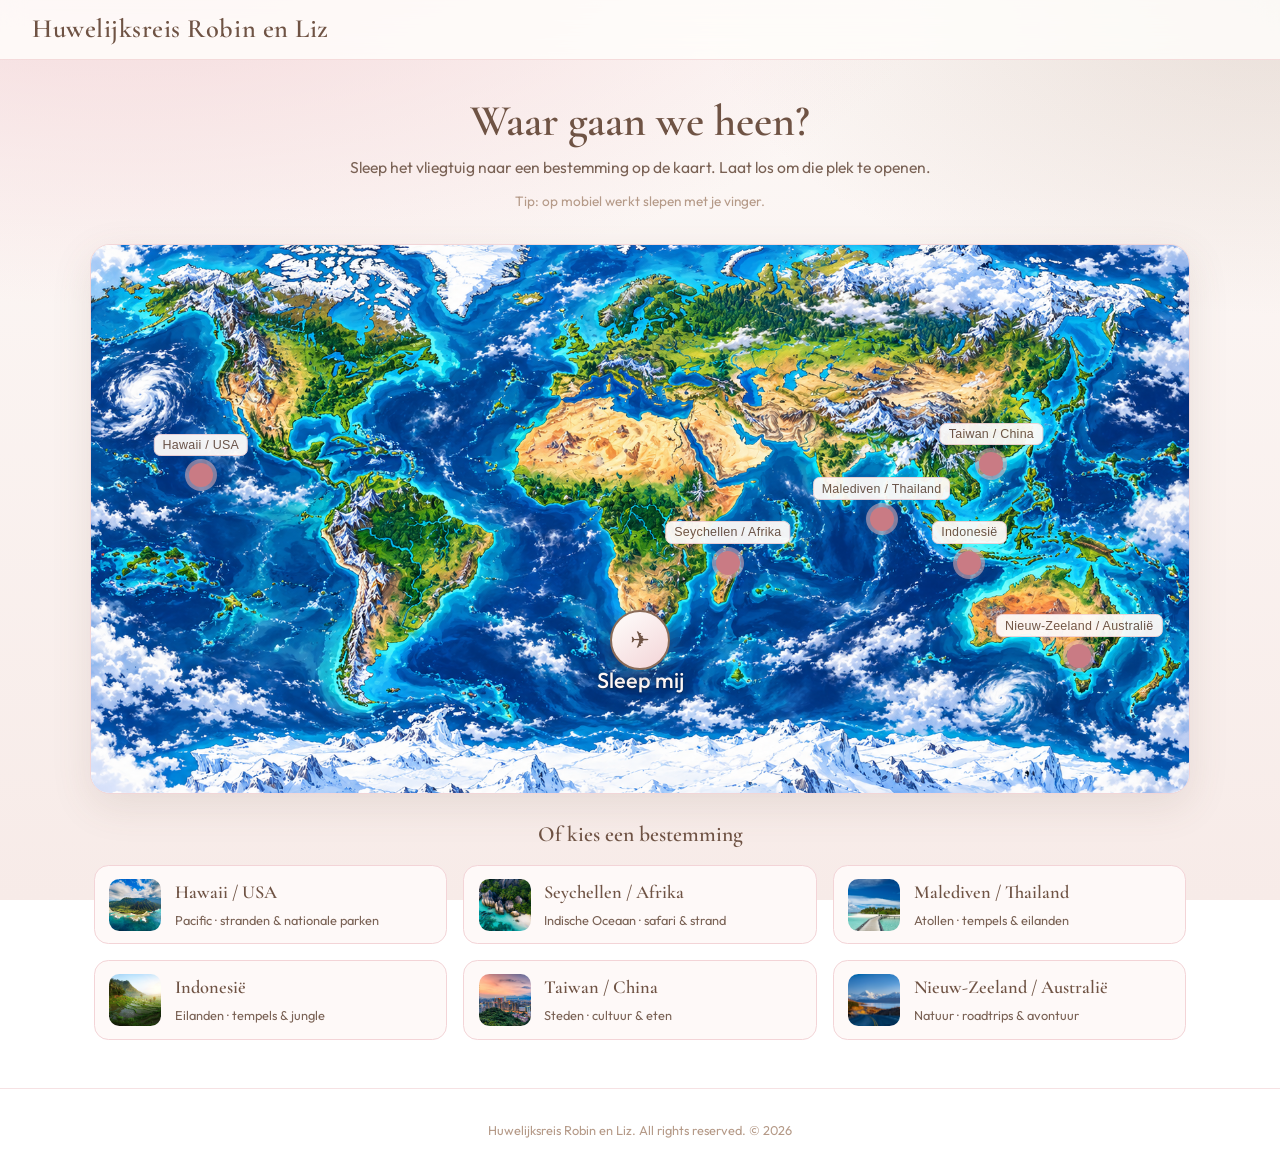
<file: index.html>
<!DOCTYPE html>
<html lang="nl">
  <head>
    <meta charset="UTF-8" />
    <meta name="viewport" content="width=device-width, initial-scale=1" />
    <meta
      name="description"
      content="Plan onze huwelijksreis: sleep het vliegtuig naar een bestemming op de wereldkaart."
    />
    <title>Huwelijksreis — Kies onze bestemming</title>
    <link rel="preconnect" href="https://fonts.googleapis.com" />
    <link rel="preconnect" href="https://fonts.gstatic.com" crossorigin />
    <link
      href="https://fonts.googleapis.com/css2?family=Cormorant+Garamond:ital,wght@0,500;0,600;1,500&family=Outfit:wght@400;500;600&display=swap"
      rel="stylesheet"
    />
    <link rel="stylesheet" href="css/style.css" />
  </head>
  <body>
    <header class="site-header">
      <a class="brand" href="index.html">Huwelijksreis Robin en Liz</a>
    </header>

    <main>
      <section class="intro">
        <h1>Waar gaan we heen?</h1>
        <p>
          Sleep het vliegtuig naar een bestemming op de kaart. Laat los om die
          plek te openen.
        </p>
        <p class="hint">Tip: op mobiel werkt slepen met je vinger.</p>
      </section>

      <section class="map-section" aria-label="Wereldkaart met bestemmingen">
        <div
          id="map-stage"
          class="map-stage"
          role="application"
          aria-label="Sleep het vliegtuig naar een bestemming"
        >
          <img class="map-image" src="assets/world_map.png" alt="Wereldkaart" />

          <button
            type="button"
            class="hotspot"
            style="left: 10%; top: 42%"
            data-href="bestemmingen/hawaii-usa.html"
            data-label="Hawaii / USA"
            aria-label="Ga naar Hawaii / USA"
          ></button>
          <button
            type="button"
            class="hotspot"
            style="left: 72%; top: 50%"
            data-href="bestemmingen/malediven-thailand.html"
            data-label="Malediven / Thailand"
            aria-label="Ga naar Malediven / Thailand"
          ></button>
          <button
            type="button"
            class="hotspot"
            style="left: 58%; top: 58%"
            data-href="bestemmingen/seychellen-afrika.html"
            data-label="Seychellen / Afrika"
            aria-label="Ga naar Seychellen / Afrika"
          ></button>
          <button
            type="button"
            class="hotspot"
            style="left: 82%; top: 40%"
            data-href="bestemmingen/taiwan-china.html"
            data-label="Taiwan / China"
            aria-label="Ga naar Taiwan / China"
          ></button>
          <button
            type="button"
            class="hotspot"
            style="left: 80%; top: 58%"
            data-href="bestemmingen/indonesie.html"
            data-label="Indonesië"
            aria-label="Ga naar Indonesië"
          ></button>
          <button
            type="button"
            class="hotspot"
            style="left: 90%; top: 75%"
            data-href="bestemmingen/nieuw-zeeland-australie.html"
            data-label="Nieuw-Zeeland / Australië"
            aria-label="Ga naar Nieuw-Zeeland / Australië"
          ></button>

          <div
            id="plane"
            class="plane"
            role="img"
            aria-label="Vliegtuig — sleep naar een bestemming"
            tabindex="0"
          >

            <div class="plane-placeholder" aria-hidden="true">✈</div>
          </div>
          <p class="plane-home-hint" aria-hidden="true">Sleep mij</p>
        </div>

        <div class="destinations-list">
          <h2>Of kies een bestemming</h2>
          <ul class="dest-grid">
            <li>
              <a class="dest-link" href="bestemmingen/hawaii-usa.html">
                <img
                  class="dest-thumb"
                  src="assets/hawaii.png"
                  alt=""
                  width="52"
                  height="52"
                />
                <div>
                  <strong>Hawaii / USA</strong>
                  <span>Pacific · stranden &amp; nationale parken</span>
                </div>
              </a>
            </li>
            <li>
              <a class="dest-link" href="bestemmingen/seychellen-afrika.html">
                <img
                  class="dest-thumb"
                  src="assets/seychellen.png"
                  alt=""
                  width="52"
                  height="52"
                />
                <div>
                  <strong>Seychellen / Afrika</strong>
                  <span>Indische Oceaan · safari &amp; strand</span>
                </div>
              </a>
            </li>
            <li>
              <a class="dest-link" href="bestemmingen/malediven-thailand.html">
                <img
                  class="dest-thumb"
                  src="assets/malediven.png"
                  alt=""
                  width="52"
                  height="52"
                />
                <div>
                  <strong>Malediven / Thailand</strong>
                  <span>Atollen · tempels &amp; eilanden</span>
                </div>
              </a>
            </li>
            <li>
              <a class="dest-link" href="bestemmingen/indonesie.html">
                <img
                  class="dest-thumb"
                  src="assets/indonesie.png"
                  alt=""
                  width="52"
                  height="52"
                />
                <div>
                  <strong>Indonesië</strong>
                  <span>Eilanden · tempels &amp; jungle</span>
                </div>
              </a>
            </li>
            <li>
              <a class="dest-link" href="bestemmingen/taiwan-china.html">
                <img
                  class="dest-thumb"
                  src="assets/taiwan.png"
                  alt=""
                  width="52"
                  height="52"
                />
                <div>
                  <strong>Taiwan / China</strong>
                  <span>Steden · cultuur &amp; eten</span>
                </div>
              </a>
            </li>
            <li>
              <a
                class="dest-link"
                href="bestemmingen/nieuw-zeeland-australie.html"
              >
                <img
                  class="dest-thumb"
                  src="assets/nieuw_zeeland.png"
                  alt=""
                  width="52"
                  height="52"
                />
                <div>
                  <strong>Nieuw-Zeeland / Australië</strong>
                  <span>Natuur · roadtrips &amp; avontuur</span>
                </div>
              </a>
            </li>
          </ul>
        </div>
      </section>
    </main>

    <footer class="site-footer">
      <p>Huwelijksreis Robin en Liz. All rights reserved. © 2026</p>
    </footer>

    <script src="js/map.js" defer></script>
  </body>
</html>
</file>
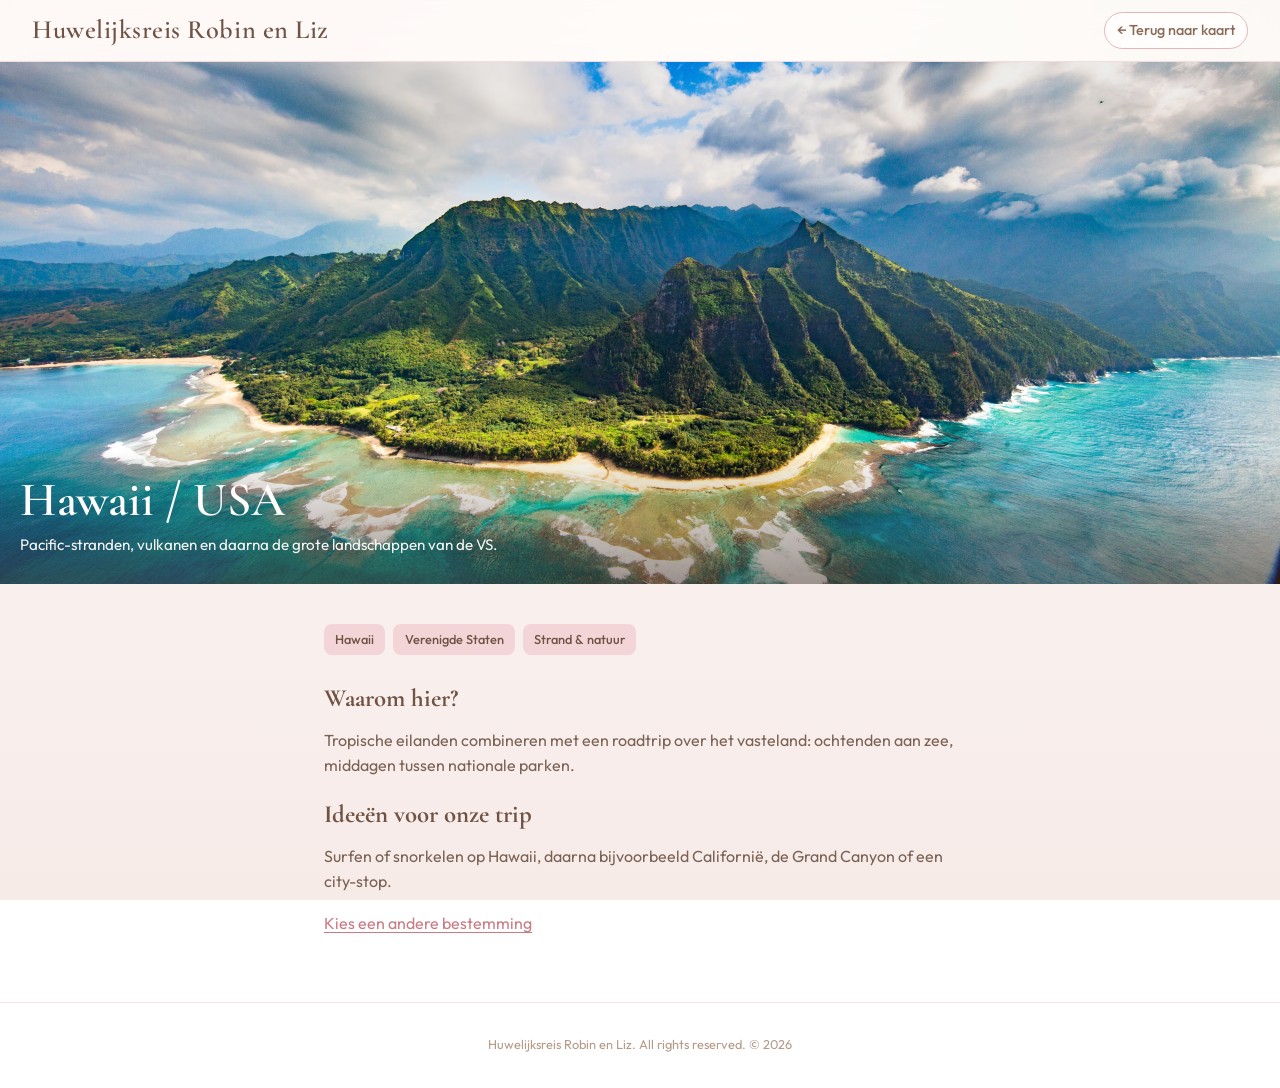
<file: bestemmingen/hawaii-usa.html>
<!DOCTYPE html>
<html lang="nl">
  <head>
    <meta charset="UTF-8" />
    <meta name="viewport" content="width=device-width, initial-scale=1" />
    <title>Hawaii / USA — Huwelijksreis Robin en Liz</title>
    <link rel="preconnect" href="https://fonts.googleapis.com" />
    <link rel="preconnect" href="https://fonts.gstatic.com" crossorigin />
    <link
      href="https://fonts.googleapis.com/css2?family=Cormorant+Garamond:ital,wght@0,500;0,600;1,500&family=Outfit:wght@400;500;600&display=swap"
      rel="stylesheet"
    />
    <link rel="stylesheet" href="../css/style.css" />
  </head>
  <body>
    <header class="site-header">
      <a class="brand" href="../index.html">Huwelijksreis Robin en Liz</a>
      <a class="nav-back" href="../index.html">← Terug naar kaart</a>
    </header>

    <main>
      <section class="dest-hero" aria-label="Hawaii / USA">
        <img
          class="dest-hero-media"
          src="../assets/hawaii.png"
          alt="Hawaii / USA"
        />
        <div class="dest-hero-overlay">
          <h1>Hawaii / USA</h1>
          <p>Pacific-stranden, vulkanen en daarna de grote landschappen van de VS.</p>
        </div>
      </section>

      <article class="dest-content">
        <ul class="dest-meta">
          <li>Hawaii</li>
          <li>Verenigde Staten</li>
          <li>Strand &amp; natuur</li>
        </ul>
        <h2>Waarom hier?</h2>
        <p>
          Tropische eilanden combineren met een roadtrip over het vasteland:
          ochtenden aan zee, middagen tussen nationale parken.
        </p>
        <h2>Ideeën voor onze trip</h2>
        <p>
          Surfen of snorkelen op Hawaii, daarna bijvoorbeeld Californië, de
          Grand Canyon of een city-stop.
        </p>
        <p><a href="../index.html">Kies een andere bestemming</a></p>
      </article>
    </main>

    <footer class="site-footer">
      <p>Huwelijksreis Robin en Liz. All rights reserved. © 2026</p>
    </footer>
  </body>
</html>
</file>
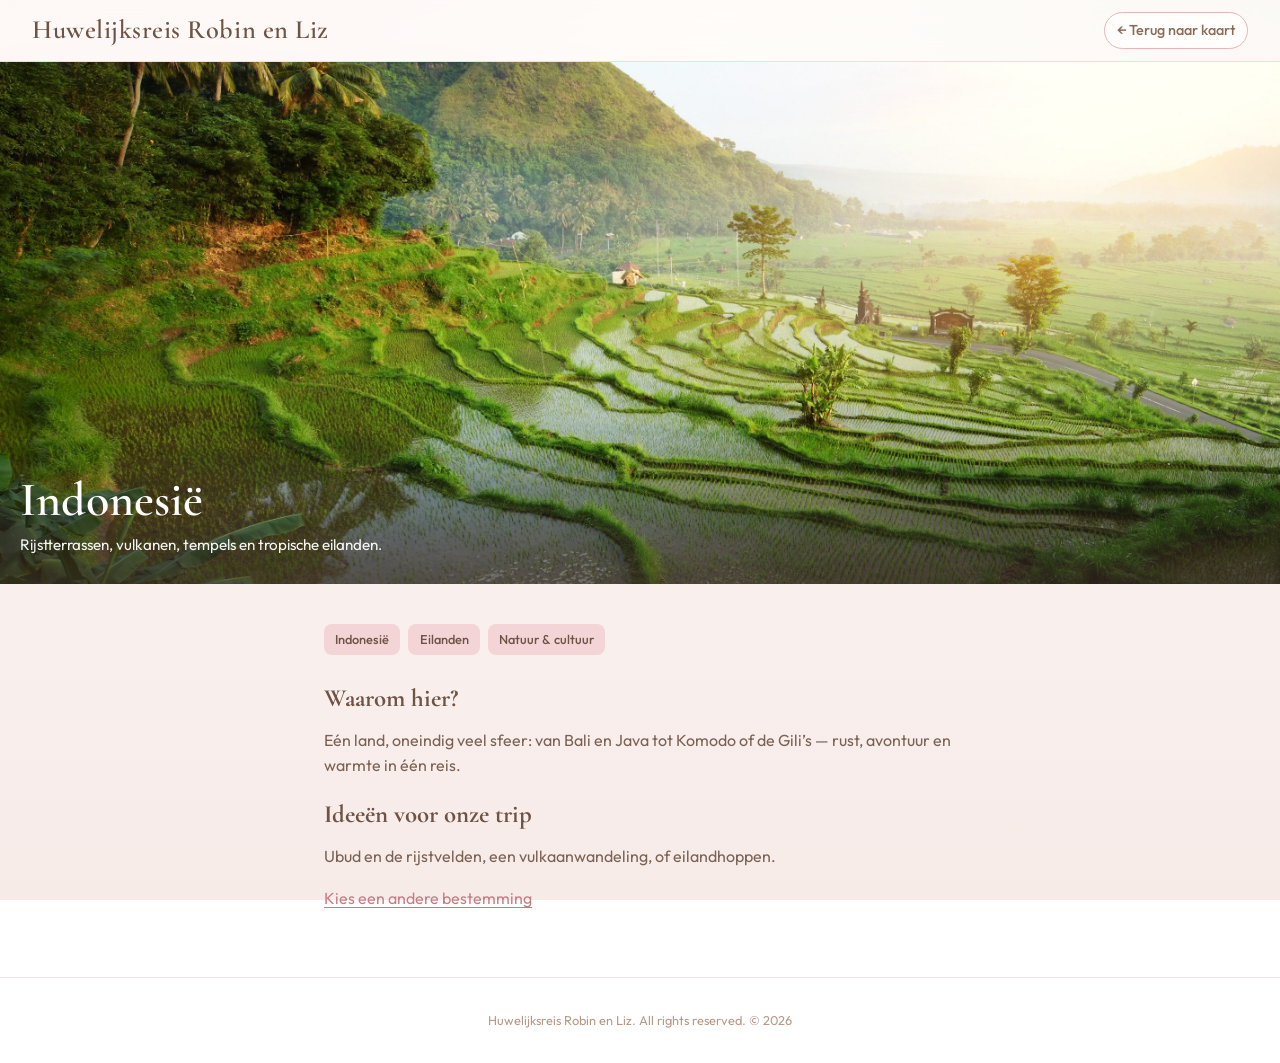
<file: bestemmingen/indonesie.html>
<!DOCTYPE html>
<html lang="nl">
  <head>
    <meta charset="UTF-8" />
    <meta name="viewport" content="width=device-width, initial-scale=1" />
    <title>Indonesië — Huwelijksreis Robin en Liz</title>
    <link rel="preconnect" href="https://fonts.googleapis.com" />
    <link rel="preconnect" href="https://fonts.gstatic.com" crossorigin />
    <link
      href="https://fonts.googleapis.com/css2?family=Cormorant+Garamond:ital,wght@0,500;0,600;1,500&family=Outfit:wght@400;500;600&display=swap"
      rel="stylesheet"
    />
    <link rel="stylesheet" href="../css/style.css" />
  </head>
  <body>
    <header class="site-header">
      <a class="brand" href="../index.html">Huwelijksreis Robin en Liz</a>
      <a class="nav-back" href="../index.html">← Terug naar kaart</a>
    </header>

    <main>
      <section class="dest-hero" aria-label="Indonesië">
        <img
          class="dest-hero-media"
          src="../assets/indonesie.png"
          alt="Indonesië"
        />
        <div class="dest-hero-overlay">
          <h1>Indonesië</h1>
          <p>Rijstterrassen, vulkanen, tempels en tropische eilanden.</p>
        </div>
      </section>

      <article class="dest-content">
        <ul class="dest-meta">
          <li>Indonesië</li>
          <li>Eilanden</li>
          <li>Natuur &amp; cultuur</li>
        </ul>
        <h2>Waarom hier?</h2>
        <p>
          Eén land, oneindig veel sfeer: van Bali en Java tot Komodo of de
          Gili’s — rust, avontuur en warmte in één reis.
        </p>
        <h2>Ideeën voor onze trip</h2>
        <p>
          Ubud en de rijstvelden, een vulkaanwandeling, of eilandhoppen.
        </p>
        <p><a href="../index.html">Kies een andere bestemming</a></p>
      </article>
    </main>

    <footer class="site-footer">
      <p>Huwelijksreis Robin en Liz. All rights reserved. © 2026</p>
    </footer>
  </body>
</html>
</file>
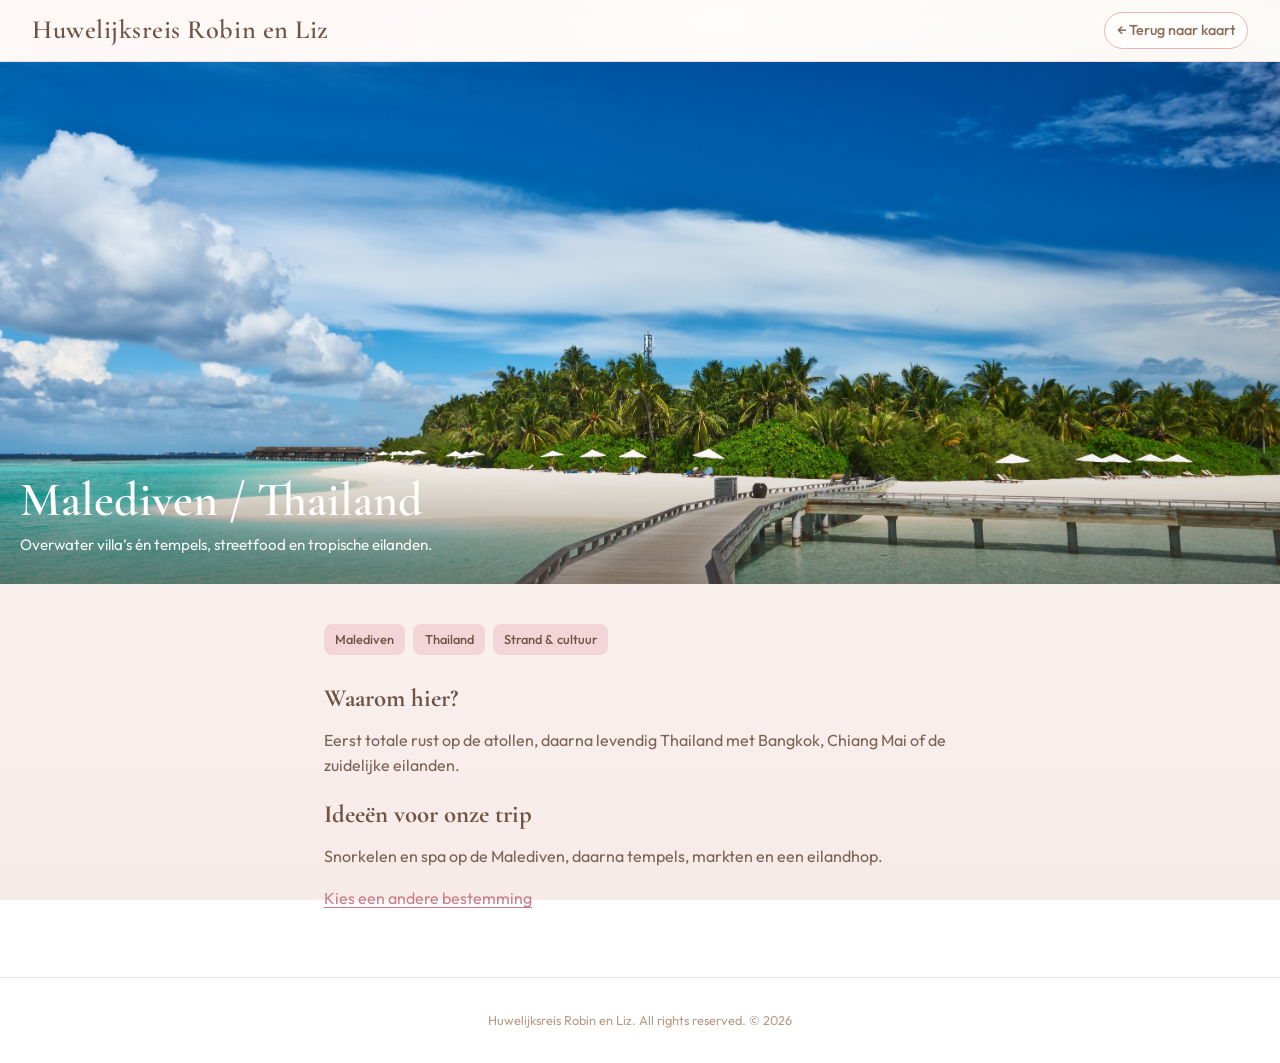
<file: bestemmingen/malediven-thailand.html>
<!DOCTYPE html>
<html lang="nl">
  <head>
    <meta charset="UTF-8" />
    <meta name="viewport" content="width=device-width, initial-scale=1" />
    <title>Malediven / Thailand — Huwelijksreis Robin en Liz</title>
    <link rel="preconnect" href="https://fonts.googleapis.com" />
    <link rel="preconnect" href="https://fonts.gstatic.com" crossorigin />
    <link
      href="https://fonts.googleapis.com/css2?family=Cormorant+Garamond:ital,wght@0,500;0,600;1,500&family=Outfit:wght@400;500;600&display=swap"
      rel="stylesheet"
    />
    <link rel="stylesheet" href="../css/style.css" />
  </head>
  <body>
    <header class="site-header">
      <a class="brand" href="../index.html">Huwelijksreis Robin en Liz</a>
      <a class="nav-back" href="../index.html">← Terug naar kaart</a>
    </header>

    <main>
      <section class="dest-hero" aria-label="Malediven / Thailand">
        <img
          class="dest-hero-media"
          src="../assets/malediven.png"
          alt="Malediven / Thailand"
        />
        <div class="dest-hero-overlay">
          <h1>Malediven / Thailand</h1>
          <p>Overwater villa’s én tempels, streetfood en tropische eilanden.</p>
        </div>
      </section>

      <article class="dest-content">
        <ul class="dest-meta">
          <li>Malediven</li>
          <li>Thailand</li>
          <li>Strand &amp; cultuur</li>
        </ul>
        <h2>Waarom hier?</h2>
        <p>
          Eerst totale rust op de atollen, daarna levendig Thailand met Bangkok,
          Chiang Mai of de zuidelijke eilanden.
        </p>
        <h2>Ideeën voor onze trip</h2>
        <p>
          Snorkelen en spa op de Malediven, daarna tempels, markten en een
          eilandhop.
        </p>
        <p><a href="../index.html">Kies een andere bestemming</a></p>
      </article>
    </main>

    <footer class="site-footer">
      <p>Huwelijksreis Robin en Liz. All rights reserved. © 2026</p>
    </footer>
  </body>
</html>
</file>
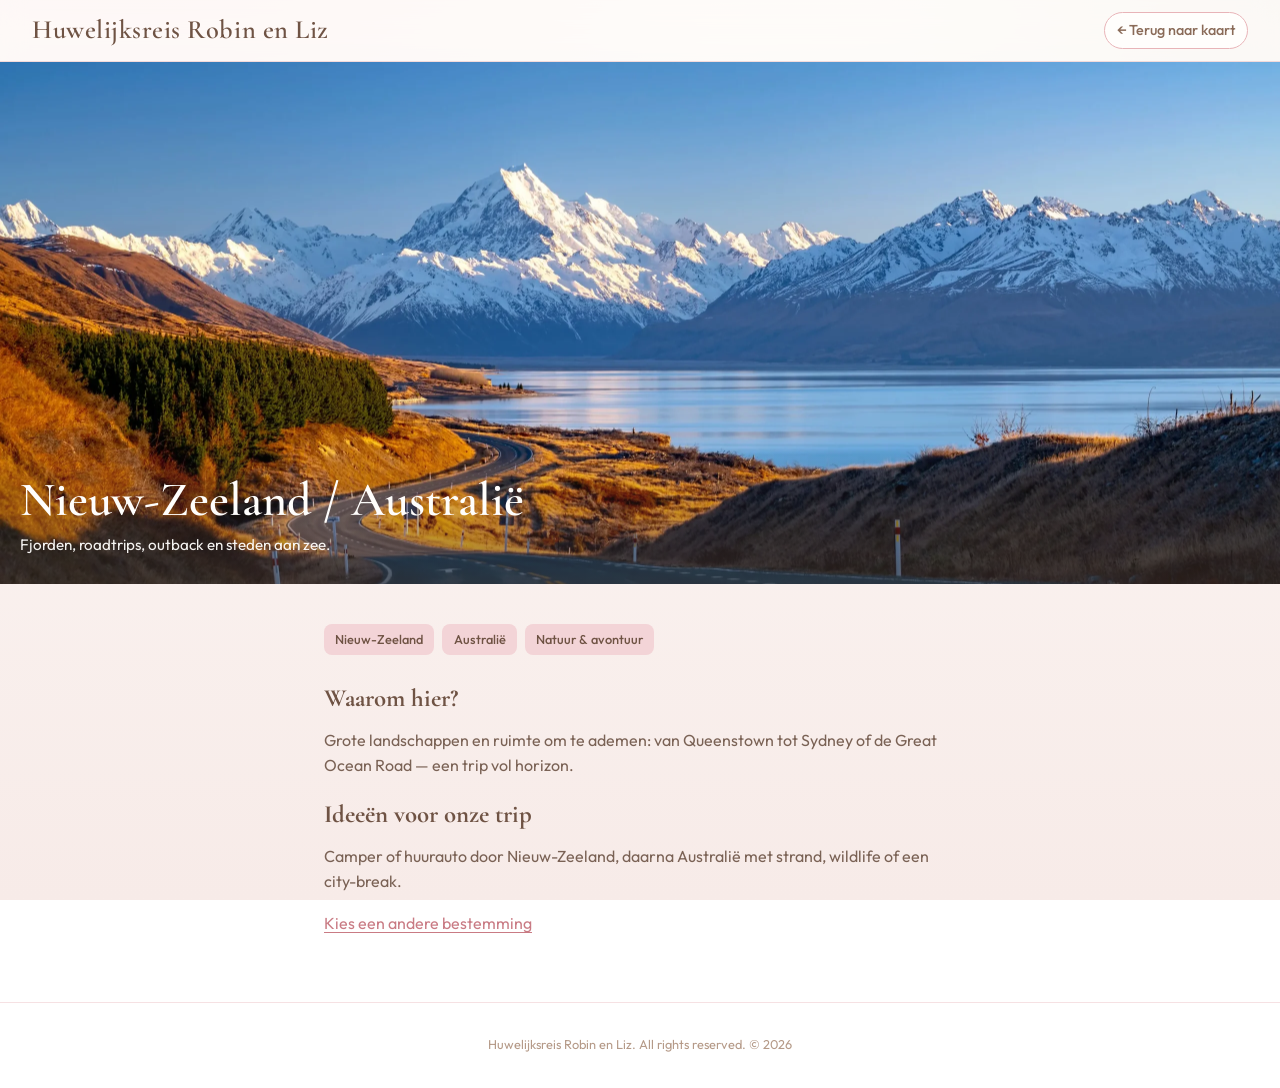
<file: bestemmingen/nieuw-zeeland-australie.html>
<!DOCTYPE html>
<html lang="nl">
  <head>
    <meta charset="UTF-8" />
    <meta name="viewport" content="width=device-width, initial-scale=1" />
    <title>Nieuw-Zeeland / Australië — Huwelijksreis Robin en Liz</title>
    <link rel="preconnect" href="https://fonts.googleapis.com" />
    <link rel="preconnect" href="https://fonts.gstatic.com" crossorigin />
    <link
      href="https://fonts.googleapis.com/css2?family=Cormorant+Garamond:ital,wght@0,500;0,600;1,500&family=Outfit:wght@400;500;600&display=swap"
      rel="stylesheet"
    />
    <link rel="stylesheet" href="../css/style.css" />
  </head>
  <body>
    <header class="site-header">
      <a class="brand" href="../index.html">Huwelijksreis Robin en Liz</a>
      <a class="nav-back" href="../index.html">← Terug naar kaart</a>
    </header>

    <main>
      <section class="dest-hero" aria-label="Nieuw-Zeeland / Australië">
        <img
          class="dest-hero-media"
          src="../assets/nieuw_zeeland.png"
          alt="Nieuw-Zeeland / Australië"
        />
        <div class="dest-hero-overlay">
          <h1>Nieuw-Zeeland / Australië</h1>
          <p>Fjorden, roadtrips, outback en steden aan zee.</p>
        </div>
      </section>

      <article class="dest-content">
        <ul class="dest-meta">
          <li>Nieuw-Zeeland</li>
          <li>Australië</li>
          <li>Natuur &amp; avontuur</li>
        </ul>
        <h2>Waarom hier?</h2>
        <p>
          Grote landschappen en ruimte om te ademen: van Queenstown tot Sydney
          of de Great Ocean Road — een trip vol horizon.
        </p>
        <h2>Ideeën voor onze trip</h2>
        <p>
          Camper of huurauto door Nieuw-Zeeland, daarna Australië met strand,
          wildlife of een city-break.
        </p>
        <p><a href="../index.html">Kies een andere bestemming</a></p>
      </article>
    </main>

    <footer class="site-footer">
      <p>Huwelijksreis Robin en Liz. All rights reserved. © 2026</p>
    </footer>
  </body>
</html>
</file>
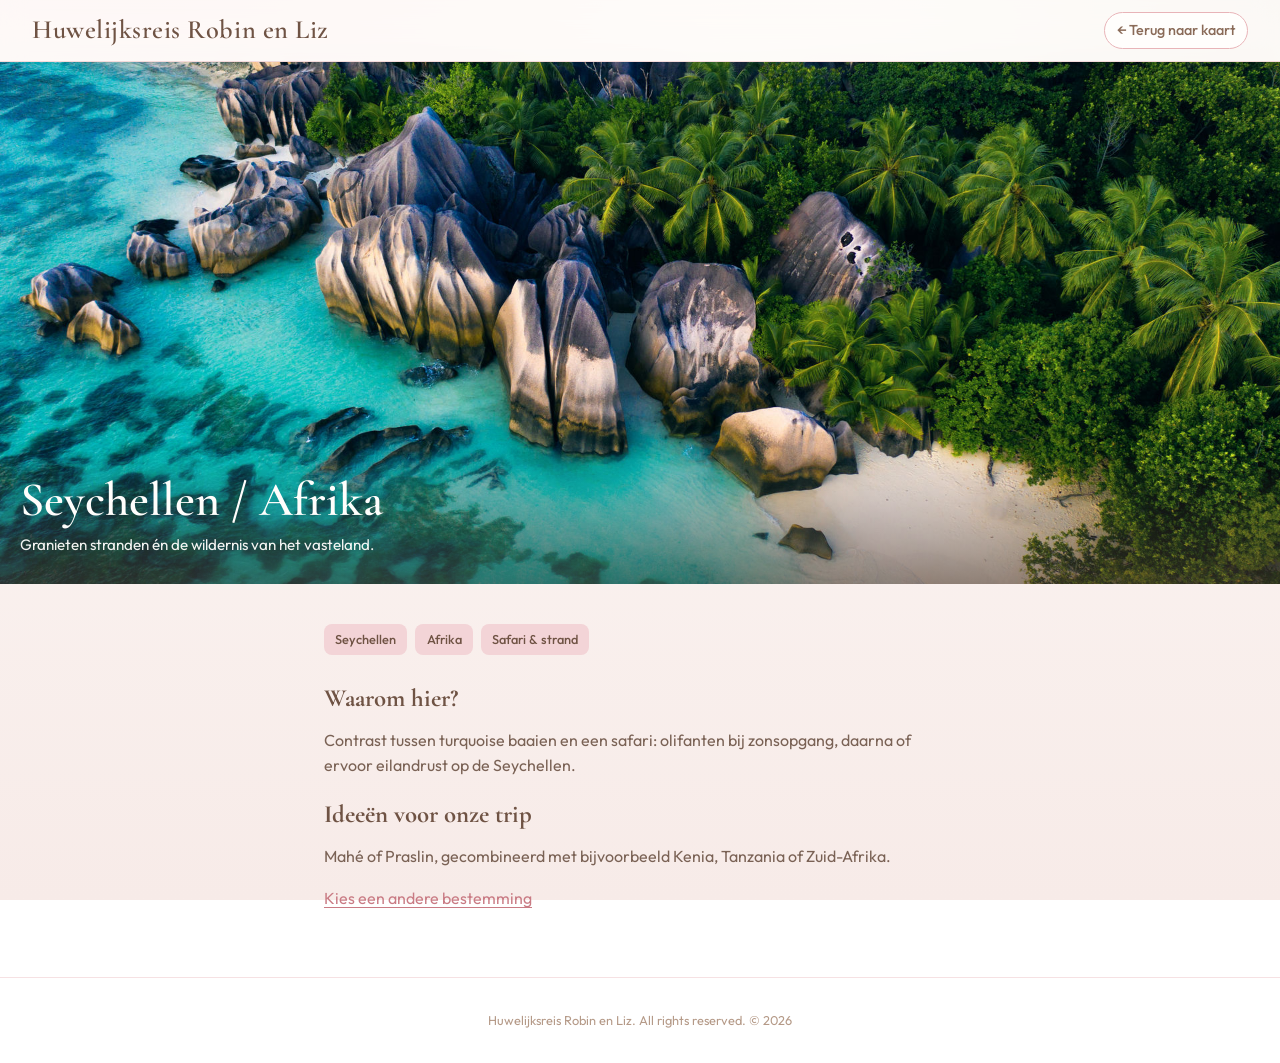
<file: bestemmingen/seychellen-afrika.html>
<!DOCTYPE html>
<html lang="nl">
  <head>
    <meta charset="UTF-8" />
    <meta name="viewport" content="width=device-width, initial-scale=1" />
    <title>Seychellen / Afrika — Huwelijksreis Robin en Liz</title>
    <link rel="preconnect" href="https://fonts.googleapis.com" />
    <link rel="preconnect" href="https://fonts.gstatic.com" crossorigin />
    <link
      href="https://fonts.googleapis.com/css2?family=Cormorant+Garamond:ital,wght@0,500;0,600;1,500&family=Outfit:wght@400;500;600&display=swap"
      rel="stylesheet"
    />
    <link rel="stylesheet" href="../css/style.css" />
  </head>
  <body>
    <header class="site-header">
      <a class="brand" href="../index.html">Huwelijksreis Robin en Liz</a>
      <a class="nav-back" href="../index.html">← Terug naar kaart</a>
    </header>

    <main>
      <section class="dest-hero" aria-label="Seychellen / Afrika">
        <img
          class="dest-hero-media"
          src="../assets/seychellen.png"
          alt="Seychellen / Afrika"
        />
        <div class="dest-hero-overlay">
          <h1>Seychellen / Afrika</h1>
          <p>Granieten stranden én de wildernis van het vasteland.</p>
        </div>
      </section>

      <article class="dest-content">
        <ul class="dest-meta">
          <li>Seychellen</li>
          <li>Afrika</li>
          <li>Safari &amp; strand</li>
        </ul>
        <h2>Waarom hier?</h2>
        <p>
          Contrast tussen turquoise baaien en een safari: olifanten bij
          zonsopgang, daarna of ervoor eilandrust op de Seychellen.
        </p>
        <h2>Ideeën voor onze trip</h2>
        <p>
          Mahé of Praslin, gecombineerd met bijvoorbeeld Kenia, Tanzania of
          Zuid-Afrika.
        </p>
        <p><a href="../index.html">Kies een andere bestemming</a></p>
      </article>
    </main>

    <footer class="site-footer">
      <p>Huwelijksreis Robin en Liz. All rights reserved. © 2026</p>
    </footer>
  </body>
</html>
</file>
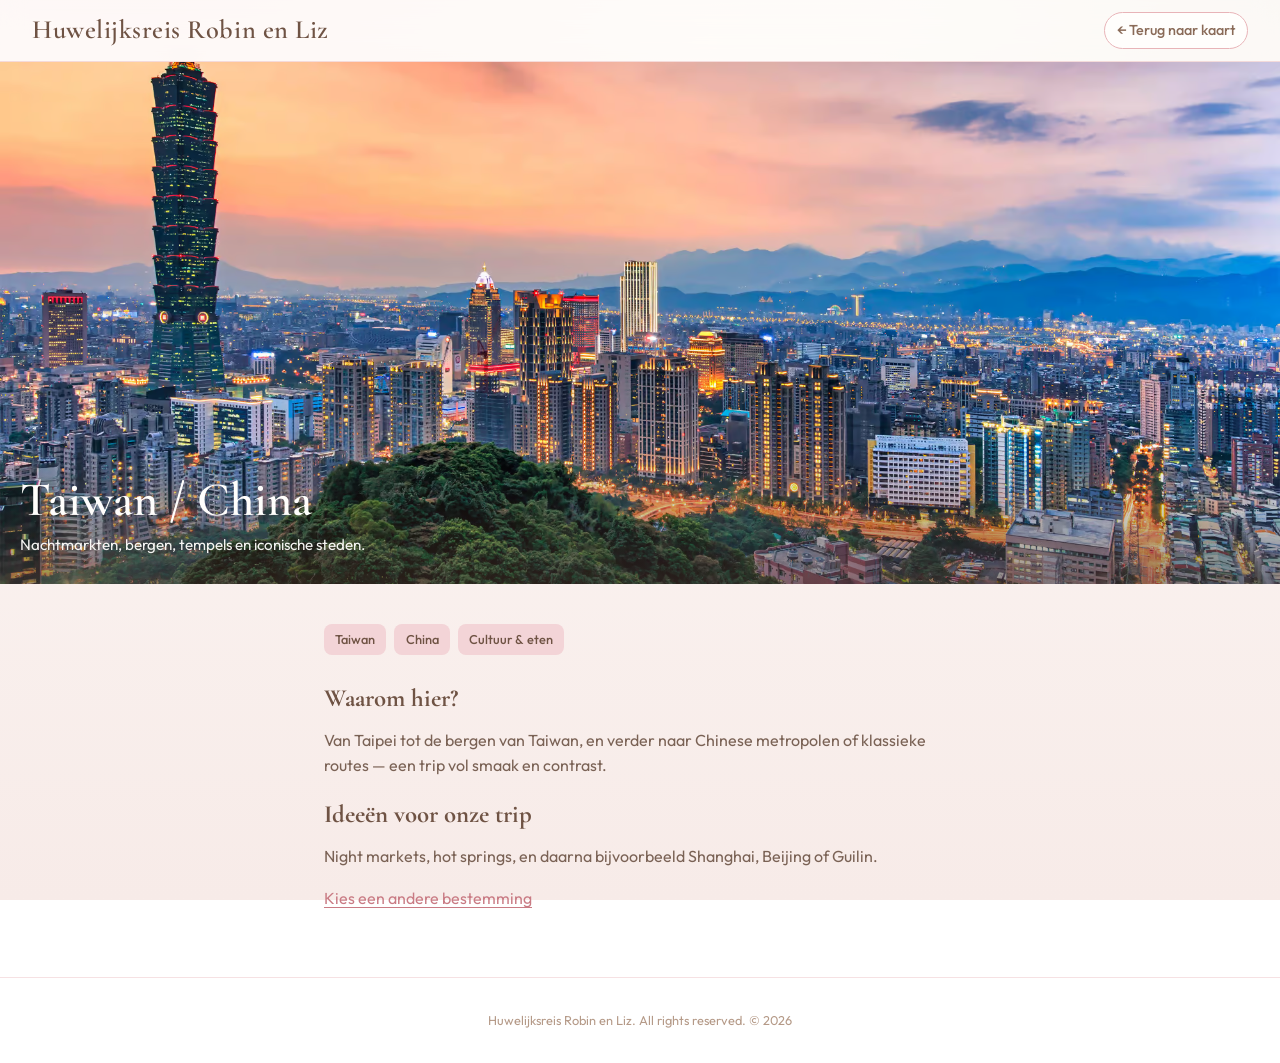
<file: bestemmingen/taiwan-china.html>
<!DOCTYPE html>
<html lang="nl">
  <head>
    <meta charset="UTF-8" />
    <meta name="viewport" content="width=device-width, initial-scale=1" />
    <title>Taiwan / China — Huwelijksreis Robin en Liz</title>
    <link rel="preconnect" href="https://fonts.googleapis.com" />
    <link rel="preconnect" href="https://fonts.gstatic.com" crossorigin />
    <link
      href="https://fonts.googleapis.com/css2?family=Cormorant+Garamond:ital,wght@0,500;0,600;1,500&family=Outfit:wght@400;500;600&display=swap"
      rel="stylesheet"
    />
    <link rel="stylesheet" href="../css/style.css" />
  </head>
  <body>
    <header class="site-header">
      <a class="brand" href="../index.html">Huwelijksreis Robin en Liz</a>
      <a class="nav-back" href="../index.html">← Terug naar kaart</a>
    </header>

    <main>
      <section class="dest-hero" aria-label="Taiwan / China">
        <img
          class="dest-hero-media"
          src="../assets/taiwan.png"
          alt="Taiwan / China"
        />
        <div class="dest-hero-overlay">
          <h1>Taiwan / China</h1>
          <p>Nachtmarkten, bergen, tempels en iconische steden.</p>
        </div>
      </section>

      <article class="dest-content">
        <ul class="dest-meta">
          <li>Taiwan</li>
          <li>China</li>
          <li>Cultuur &amp; eten</li>
        </ul>
        <h2>Waarom hier?</h2>
        <p>
          Van Taipei tot de bergen van Taiwan, en verder naar Chinese
          metropolen of klassieke routes — een trip vol smaak en contrast.
        </p>
        <h2>Ideeën voor onze trip</h2>
        <p>
          Night markets, hot springs, en daarna bijvoorbeeld Shanghai, Beijing
          of Guilin.
        </p>
        <p><a href="../index.html">Kies een andere bestemming</a></p>
      </article>
    </main>

    <footer class="site-footer">
      <p>Huwelijksreis Robin en Liz. All rights reserved. © 2026</p>
    </footer>
  </body>
</html>
</file>
<file: css/style.css>
/* Huwelijksreis — soft white, pink & brown · mobile-first */

:root {
  --bg: #fdf9f7;
  --bg-soft: #f7ebe8;
  --pink: #e8b4b8;
  --pink-deep: #c97b84;
  --pink-soft: #f3d4d7;
  --brown: #6f5344;
  --brown-mid: #8a6b58;
  --brown-soft: #b59a88;
  --white: #fffefc;
  --text: #4a372c;
  --text-muted: #7a6255;
  --shadow: 0 12px 40px rgba(111, 83, 68, 0.12);
  --radius: 1.25rem;
  --font-display: "Cormorant Garamond", Georgia, serif;
  --font-body: "Outfit", system-ui, sans-serif;
  --plane-size: 3.25rem;
  --hotspot-size: 1.35rem;
  --header-h: 3.75rem;
}

*,
*::before,
*::after {
  box-sizing: border-box;
}

html {
  scroll-behavior: smooth;
}

body {
  margin: 0;
  min-height: 100dvh;
  font-family: var(--font-body);
  font-weight: 400;
  color: var(--text);
  background:
    radial-gradient(ellipse 120% 80% at 10% -10%, var(--pink-soft) 0%, transparent 55%),
    radial-gradient(ellipse 90% 70% at 100% 0%, rgba(181, 154, 136, 0.28) 0%, transparent 50%),
    linear-gradient(180deg, var(--bg) 0%, var(--bg-soft) 100%);
  background-attachment: fixed;
  line-height: 1.55;
  -webkit-font-smoothing: antialiased;
}

img {
  max-width: 100%;
  height: auto;
  display: block;
}

a {
  color: var(--pink-deep);
  text-decoration-thickness: 1px;
  text-underline-offset: 0.2em;
}

a:hover {
  color: var(--brown);
}

/* —— Header —— */
.site-header {
  position: sticky;
  top: 0;
  z-index: 40;
  display: flex;
  align-items: center;
  justify-content: space-between;
  gap: 1rem;
  min-height: var(--header-h);
  padding: 0.75rem 1.25rem;
  background: color-mix(in srgb, var(--white) 82%, transparent);
  backdrop-filter: blur(12px);
  border-bottom: 1px solid color-mix(in srgb, var(--pink) 45%, transparent);
}

.brand {
  font-family: var(--font-display);
  font-size: clamp(1.05rem, 3.8vw, 1.65rem);
  font-weight: 600;
  letter-spacing: 0.02em;
  color: var(--brown);
  text-decoration: none;
  line-height: 1.2;
}

.nav-back {
  font-size: 0.9rem;
  font-weight: 500;
  color: var(--brown-mid);
  text-decoration: none;
  padding: 0.4rem 0.75rem;
  border-radius: 999px;
  border: 1px solid var(--pink);
  background: var(--white);
  transition: background 0.2s ease, color 0.2s ease;
}

.nav-back:hover {
  background: var(--pink-soft);
  color: var(--brown);
}

/* —— Hero / intro (compact on mobile) —— */
.intro {
  padding: 1.75rem 1.25rem 0.5rem;
  text-align: center;
  max-width: 36rem;
  margin: 0 auto;
}

.intro h1 {
  margin: 0 0 0.5rem;
  font-family: var(--font-display);
  font-size: clamp(1.85rem, 6.5vw, 2.75rem);
  font-weight: 600;
  line-height: 1.15;
  color: var(--brown);
}

.intro p {
  margin: 0;
  font-size: 0.98rem;
  color: var(--text-muted);
}

.intro .hint {
  margin-top: 0.75rem;
  font-size: 0.85rem;
  color: var(--brown-soft);
}

/* —— Map stage —— */
.map-section {
  padding: 1.25rem 1rem 2.5rem;
}

.map-stage {
  position: relative;
  width: 100%;
  max-width: 1100px;
  margin: 0 auto;
  aspect-ratio: 2 / 1;
  border-radius: var(--radius);
  overflow: hidden;
  background: var(--white);
  box-shadow: var(--shadow);
  border: 1px solid color-mix(in srgb, var(--pink) 55%, white);
  touch-action: none;
  user-select: none;
}

.map-image {
  width: 100%;
  height: 100%;
  object-fit: cover;
  pointer-events: none;
}

/* SVG / CSS placeholder map when no image yet */
.map-placeholder {
  width: 100%;
  height: 100%;
  display: grid;
  place-items: center;
  background:
    linear-gradient(135deg, #f0e4df 0%, #f8ecea 40%, #e8d5ce 100%);
  color: var(--brown-soft);
  font-family: var(--font-display);
  font-size: clamp(1.1rem, 3vw, 1.6rem);
  letter-spacing: 0.04em;
  pointer-events: none;
}

.map-placeholder small {
  display: block;
  margin-top: 0.35rem;
  font-family: var(--font-body);
  font-size: 0.75rem;
  letter-spacing: 0;
  opacity: 0.85;
}

/* Destination hotspots */
.hotspot {
  position: absolute;
  width: var(--hotspot-size);
  height: var(--hotspot-size);
  margin: calc(var(--hotspot-size) / -2) 0 0 calc(var(--hotspot-size) / -2);
  border: none;
  border-radius: 50%;
  padding: 0;
  cursor: pointer;
  background: var(--pink-deep);
  box-shadow:
    0 0 0 4px color-mix(in srgb, var(--pink) 55%, transparent),
    0 2px 8px rgba(111, 83, 68, 0.25);
  transform: translate(0, 0);
  transition: transform 0.2s ease, box-shadow 0.2s ease;
  z-index: 2;
}

.hotspot::after {
  content: attr(data-label);
  position: absolute;
  left: 50%;
  bottom: calc(100% + 0.45rem);
  transform: translateX(-50%);
  white-space: nowrap;
  font-size: 0.7rem;
  font-weight: 500;
  letter-spacing: 0.02em;
  color: var(--brown);
  background: color-mix(in srgb, var(--white) 92%, var(--pink-soft));
  padding: 0.2rem 0.5rem;
  border-radius: 0.4rem;
  border: 1px solid var(--pink-soft);
  pointer-events: none;
  opacity: 0.95;
}

.hotspot:hover,
.hotspot:focus-visible,
.hotspot.is-near {
  transform: scale(1.25);
  box-shadow:
    0 0 0 6px color-mix(in srgb, var(--pink) 70%, transparent),
    0 4px 14px rgba(111, 83, 68, 0.3);
  outline: none;
}

.hotspot.is-near::after {
  background: var(--pink-soft);
}

/* Plane */
.plane {
  position: absolute;
  width: var(--plane-size);
  height: var(--plane-size);
  left: 50%;
  top: 72%;
  margin: calc(var(--plane-size) / -2) 0 0 calc(var(--plane-size) / -2);
  z-index: 5;
  cursor: grab;
  touch-action: none;
  filter: drop-shadow(0 6px 10px rgba(111, 83, 68, 0.28));
  transition: filter 0.2s ease;
}

.plane:active,
.plane.is-dragging {
  cursor: grabbing;
  filter: drop-shadow(0 10px 16px rgba(111, 83, 68, 0.38));
  z-index: 6;
}

.plane img,
.plane-placeholder {
  width: 100%;
  height: 100%;
  object-fit: contain;
  pointer-events: none;
}

.plane-placeholder {
  display: grid;
  place-items: center;
  border-radius: 50%;
  background: linear-gradient(145deg, var(--white), var(--pink-soft));
  border: 2px solid var(--brown-mid);
  color: var(--brown);
  font-size: 1.45rem;
  line-height: 1;
}

.plane-home-hint {
  position: absolute;
  left: 50%;
  top: calc(72% + var(--plane-size) * 0.05);
  transform: translateX(-50%);
  font-size: clamp(1rem, 3.2vw, 1.35rem);
  font-weight: 500;
  color: #fff8f6;
  text-shadow:
    0 1px 2px rgba(15, 30, 60, 0.85),
    0 0 10px rgba(15, 30, 60, 0.55);
  pointer-events: none;
  z-index: 1;
  white-space: nowrap;
}

/* Legend / destination list under map (touch-friendly fallback) */
.destinations-list {
  max-width: 1100px;
  margin: 1.5rem auto 0;
  padding: 0 0.25rem;
}

.destinations-list h2 {
  margin: 0 0 0.85rem;
  font-family: var(--font-display);
  font-size: 1.35rem;
  font-weight: 600;
  color: var(--brown);
  text-align: center;
}

.dest-grid {
  display: grid;
  grid-template-columns: 1fr;
  gap: 0.75rem;
  list-style: none;
  margin: 0;
  padding: 0;
}

.dest-link {
  display: flex;
  align-items: center;
  gap: 0.85rem;
  padding: 0.75rem 0.9rem;
  background: color-mix(in srgb, var(--white) 88%, var(--pink-soft));
  border: 1px solid var(--pink-soft);
  border-radius: 0.9rem;
  text-decoration: none;
  color: inherit;
  transition: border-color 0.2s ease, background 0.2s ease, transform 0.2s ease;
}

.dest-link:hover {
  border-color: var(--pink);
  background: var(--white);
  transform: translateY(-1px);
}

.dest-thumb {
  flex-shrink: 0;
  width: 3.25rem;
  height: 3.25rem;
  border-radius: 0.65rem;
  object-fit: cover;
  background: var(--bg-soft);
}

.dest-thumb-placeholder {
  display: grid;
  place-items: center;
  font-size: 0.65rem;
  text-align: center;
  color: var(--brown-soft);
  border: 1px dashed var(--pink);
}

.dest-link strong {
  display: block;
  font-family: var(--font-display);
  font-size: 1.15rem;
  font-weight: 600;
  color: var(--brown);
}

.dest-link span {
  font-size: 0.8rem;
  color: var(--text-muted);
}

/* —— Destination pages —— */
.dest-hero {
  position: relative;
  min-height: min(52vh, 28rem);
  display: grid;
  place-items: end stretch;
  background: var(--bg-soft);
  overflow: hidden;
}

.dest-hero-media {
  position: absolute;
  inset: 0;
  width: 100%;
  height: 100%;
  object-fit: cover;
}

.dest-hero-placeholder {
  position: absolute;
  inset: 0;
  display: grid;
  place-items: center;
  background:
    linear-gradient(160deg, var(--pink-soft), var(--bg-soft) 45%, var(--brown-soft));
  color: var(--white);
  font-family: var(--font-display);
  font-size: clamp(1.4rem, 5vw, 2.2rem);
  text-shadow: 0 2px 12px rgba(74, 55, 44, 0.35);
}

.dest-hero-overlay {
  position: relative;
  z-index: 1;
  padding: 1.5rem 1.25rem 1.75rem;
  background: linear-gradient(transparent, rgba(74, 55, 44, 0.55));
  color: var(--white);
}

.dest-hero-overlay h1 {
  margin: 0 0 0.35rem;
  font-family: var(--font-display);
  font-size: clamp(2rem, 7vw, 3rem);
  font-weight: 600;
  line-height: 1.1;
}

.dest-hero-overlay p {
  margin: 0;
  max-width: 32rem;
  font-size: 0.95rem;
  opacity: 0.95;
}

.dest-content {
  max-width: 42rem;
  margin: 0 auto;
  padding: 1.75rem 1.25rem 3rem;
}

.dest-content h2 {
  margin: 0 0 0.65rem;
  font-family: var(--font-display);
  font-size: 1.55rem;
  color: var(--brown);
}

.dest-content p {
  margin: 0 0 1.1rem;
  color: var(--text-muted);
}

.dest-meta {
  display: flex;
  flex-wrap: wrap;
  gap: 0.5rem;
  margin: 0 0 1.5rem;
  padding: 0;
  list-style: none;
}

.dest-meta li {
  font-size: 0.8rem;
  font-weight: 500;
  color: var(--brown);
  background: var(--pink-soft);
  padding: 0.35rem 0.7rem;
  border-radius: 0.5rem;
}

.site-footer {
  padding: 1.25rem;
  text-align: center;
  font-size: 0.8rem;
  color: var(--brown-soft);
  border-top: 1px solid color-mix(in srgb, var(--pink) 40%, transparent);
}

/* Drop feedback */
.map-stage.is-success {
  animation: pulse-border 0.55s ease;
}

@keyframes pulse-border {
  0%,
  100% {
    box-shadow: var(--shadow);
  }
  50% {
    box-shadow: 0 0 0 4px var(--pink), var(--shadow);
  }
}

/* —— Tablet+ —— */
@media (min-width: 640px) {
  :root {
    --plane-size: 3.75rem;
    --hotspot-size: 1.5rem;
  }

  .intro {
    padding-top: 2.25rem;
  }

  .map-section {
    padding: 1.5rem 1.5rem 3rem;
  }

  .dest-grid {
    grid-template-columns: repeat(2, 1fr);
    gap: 1rem;
  }

  .hotspot::after {
    font-size: 0.78rem;
  }
}

@media (min-width: 900px) {
  .site-header {
    padding-inline: 2rem;
  }

  .intro {
    max-width: 40rem;
  }

  .dest-grid {
    grid-template-columns: repeat(3, 1fr);
  }

  .dest-hero {
    min-height: min(58vh, 34rem);
  }

  .dest-content {
    padding-top: 2.5rem;
  }
}

@media (prefers-reduced-motion: reduce) {
  html {
    scroll-behavior: auto;
  }

  .hotspot,
  .dest-link,
  .plane {
    transition: none;
  }

  .map-stage.is-success {
    animation: none;
  }
}
</file>
